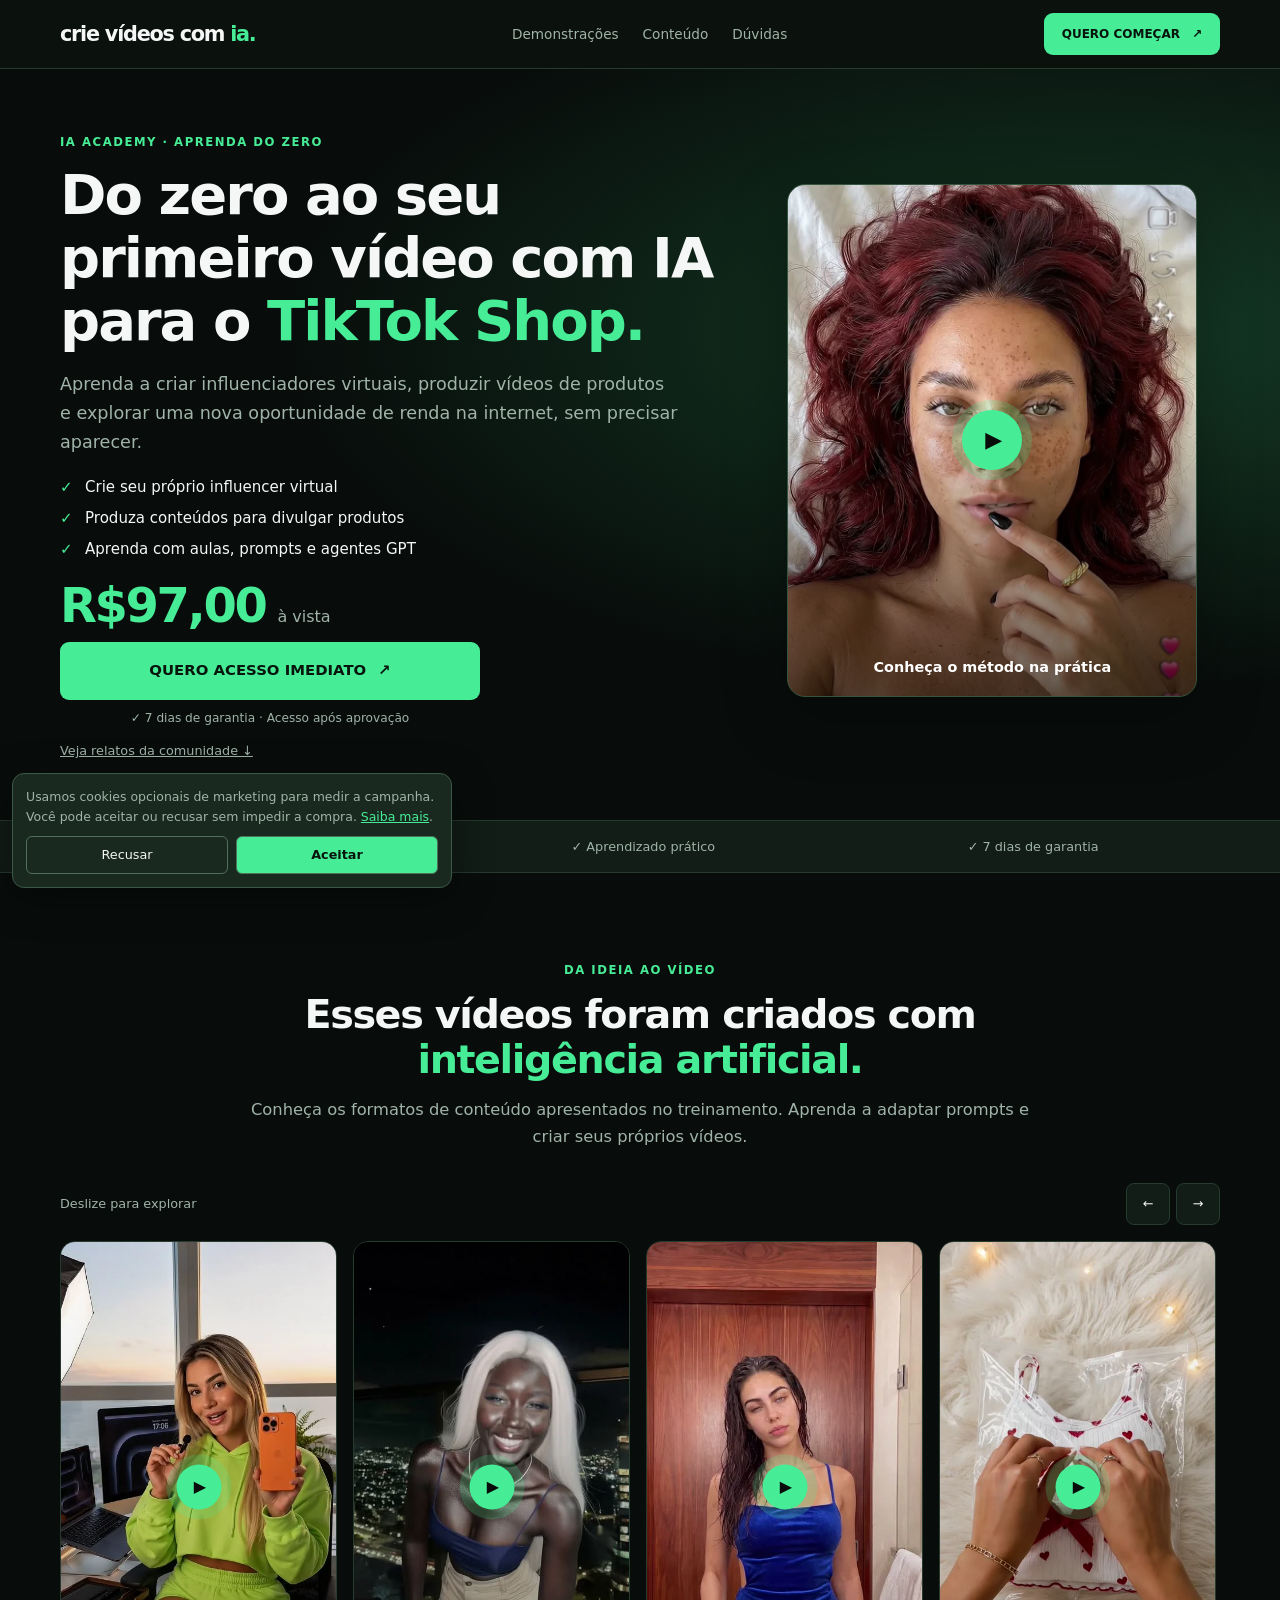
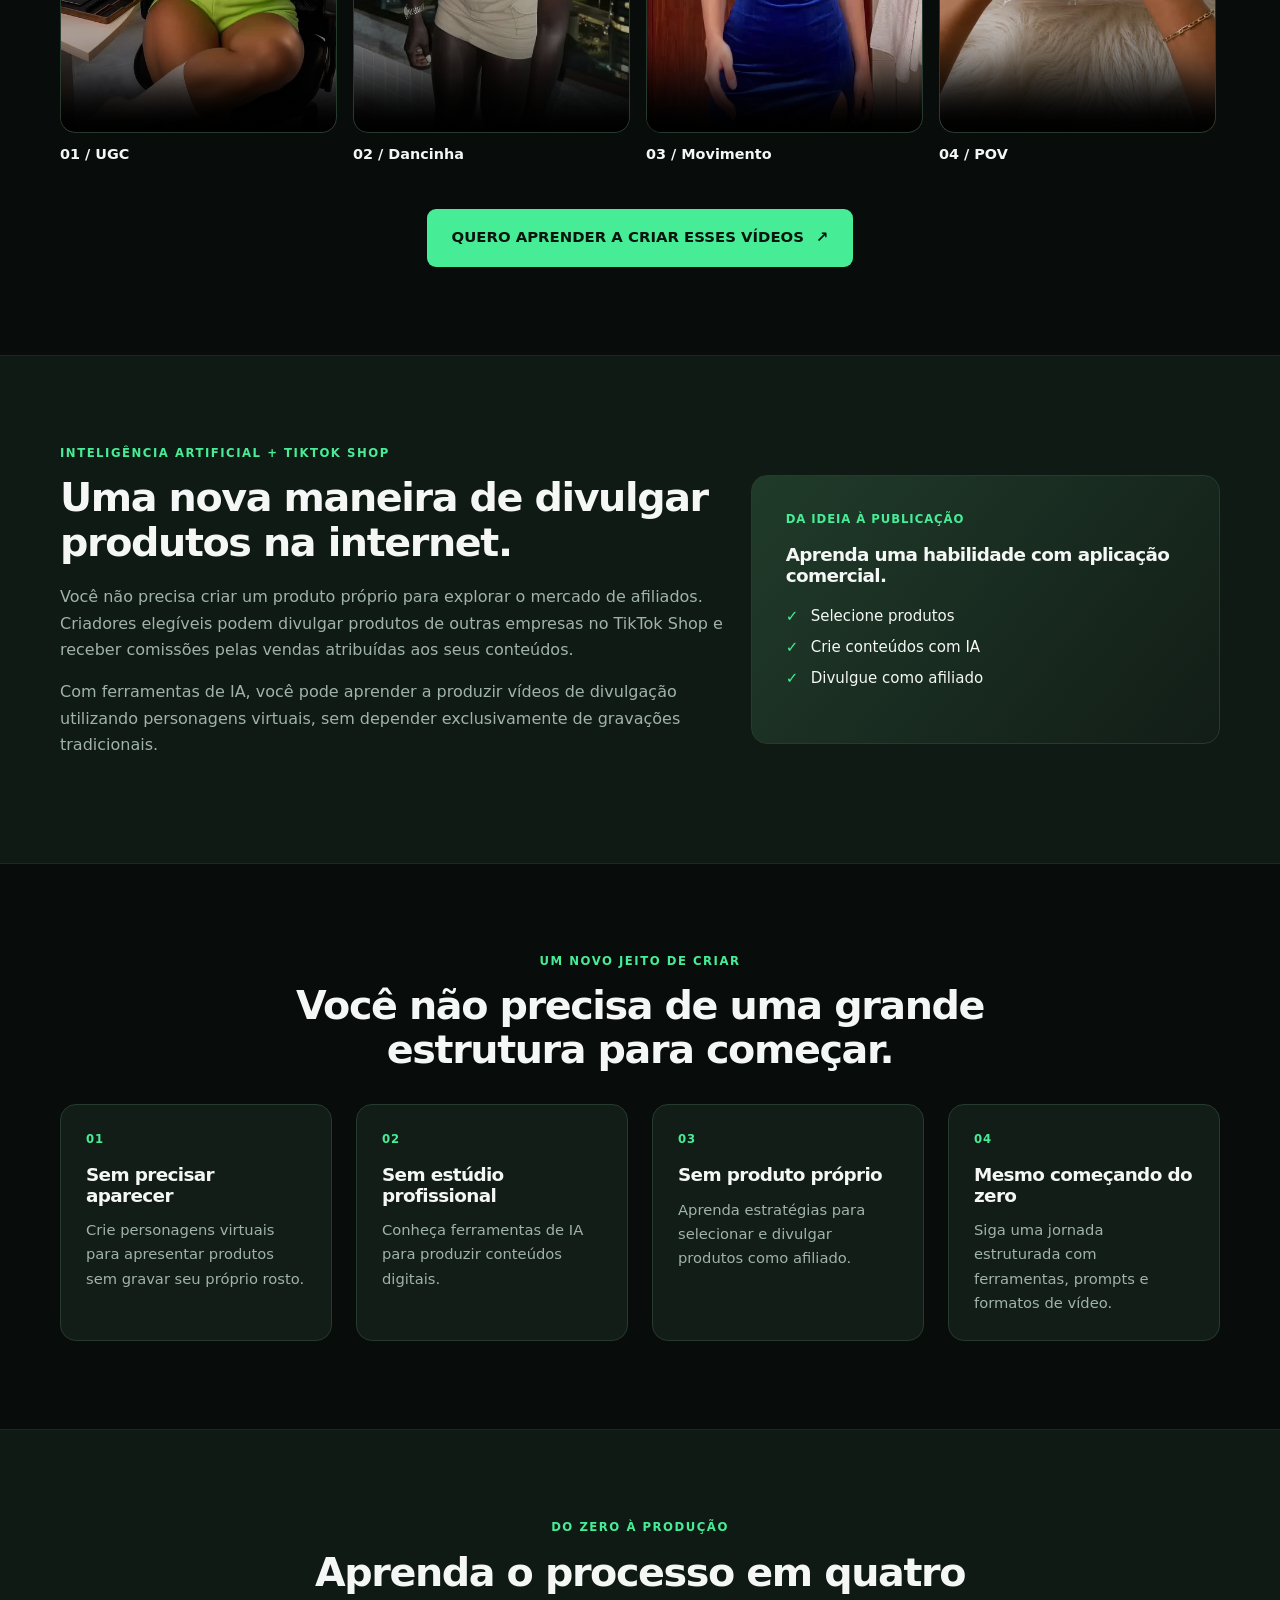
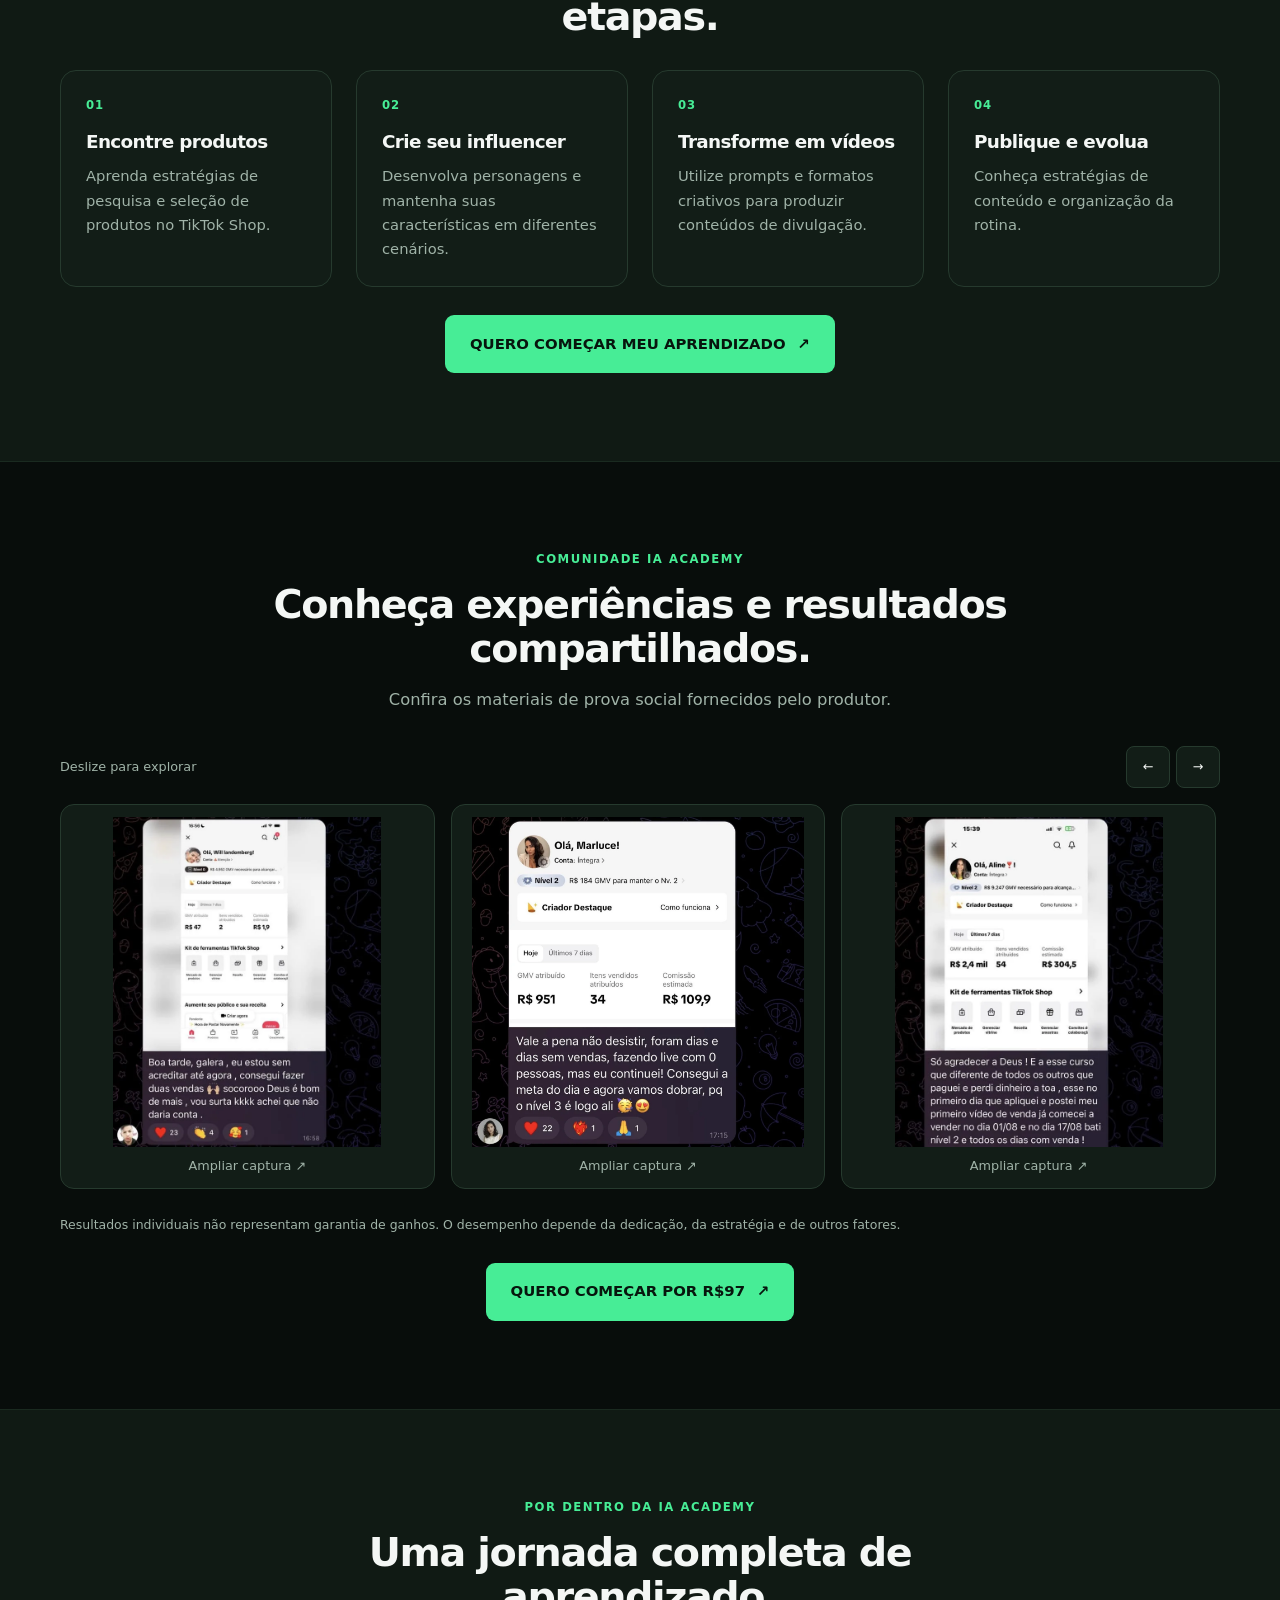
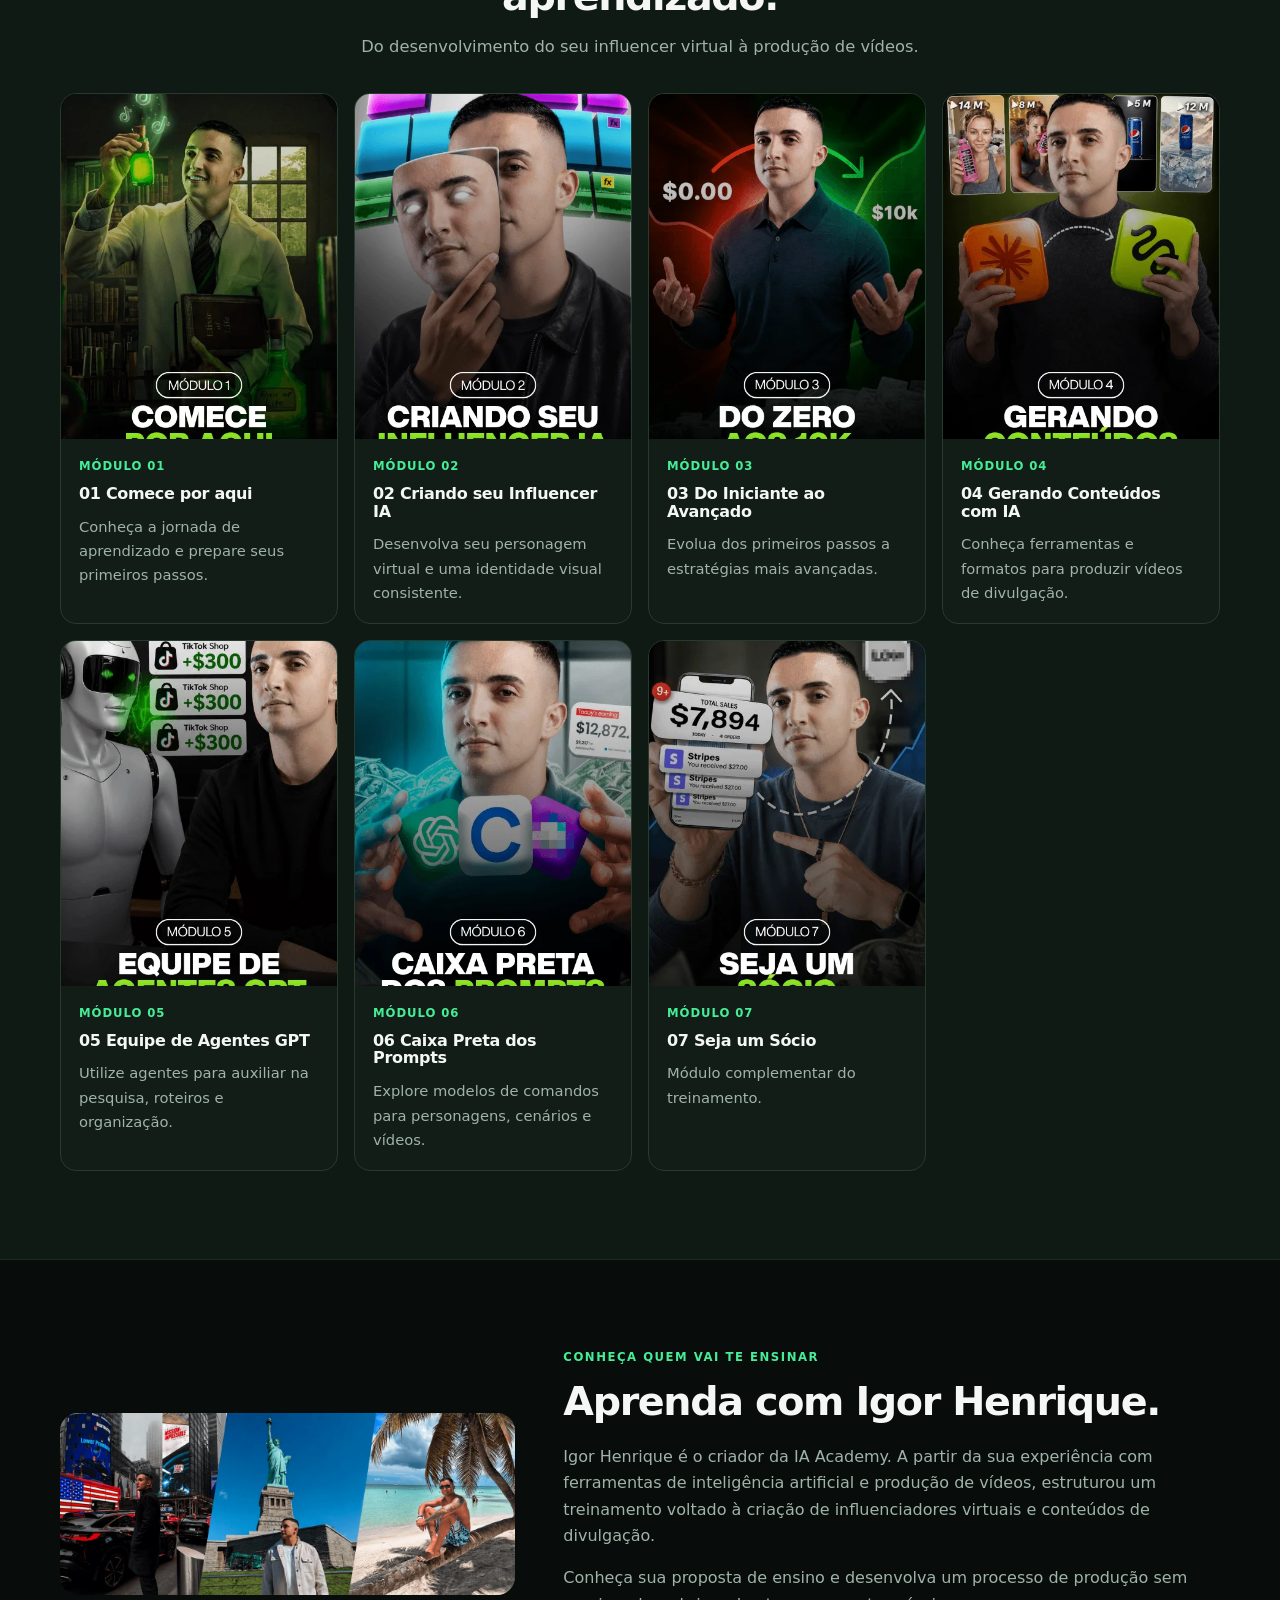
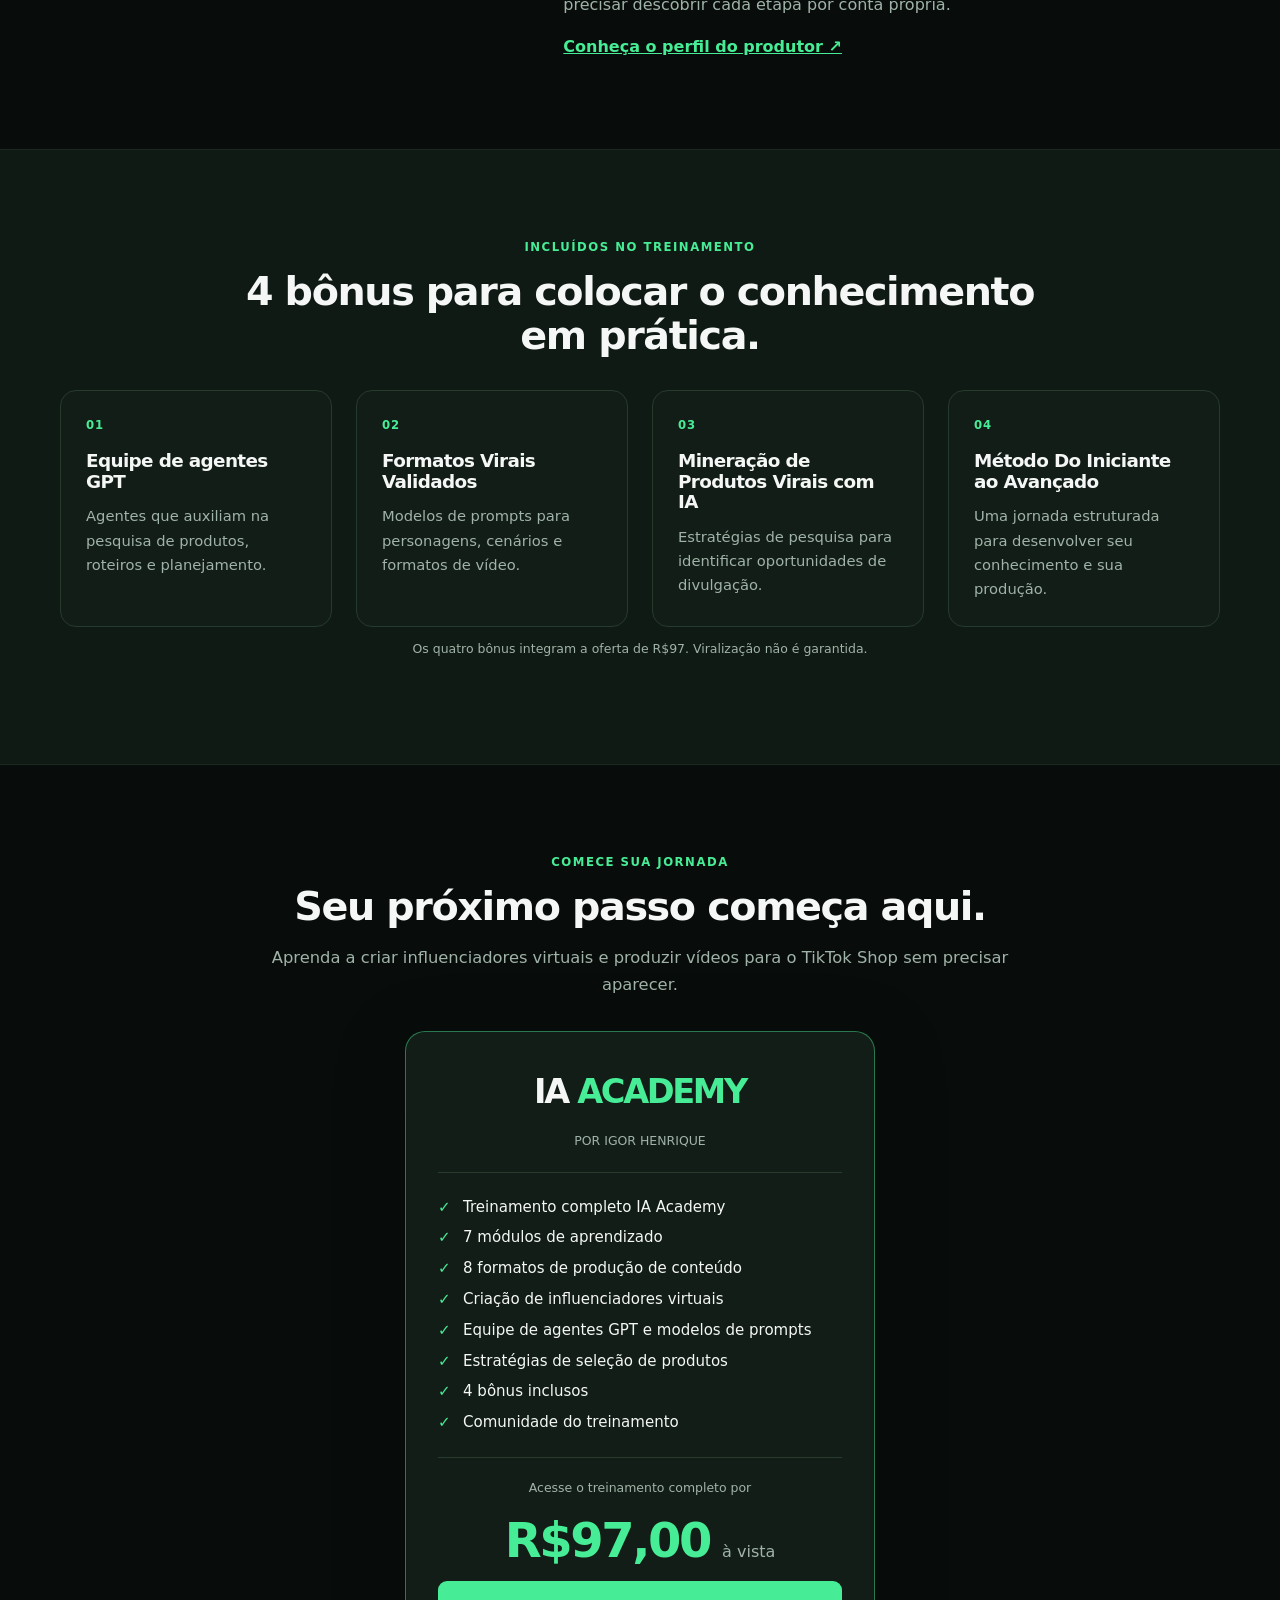
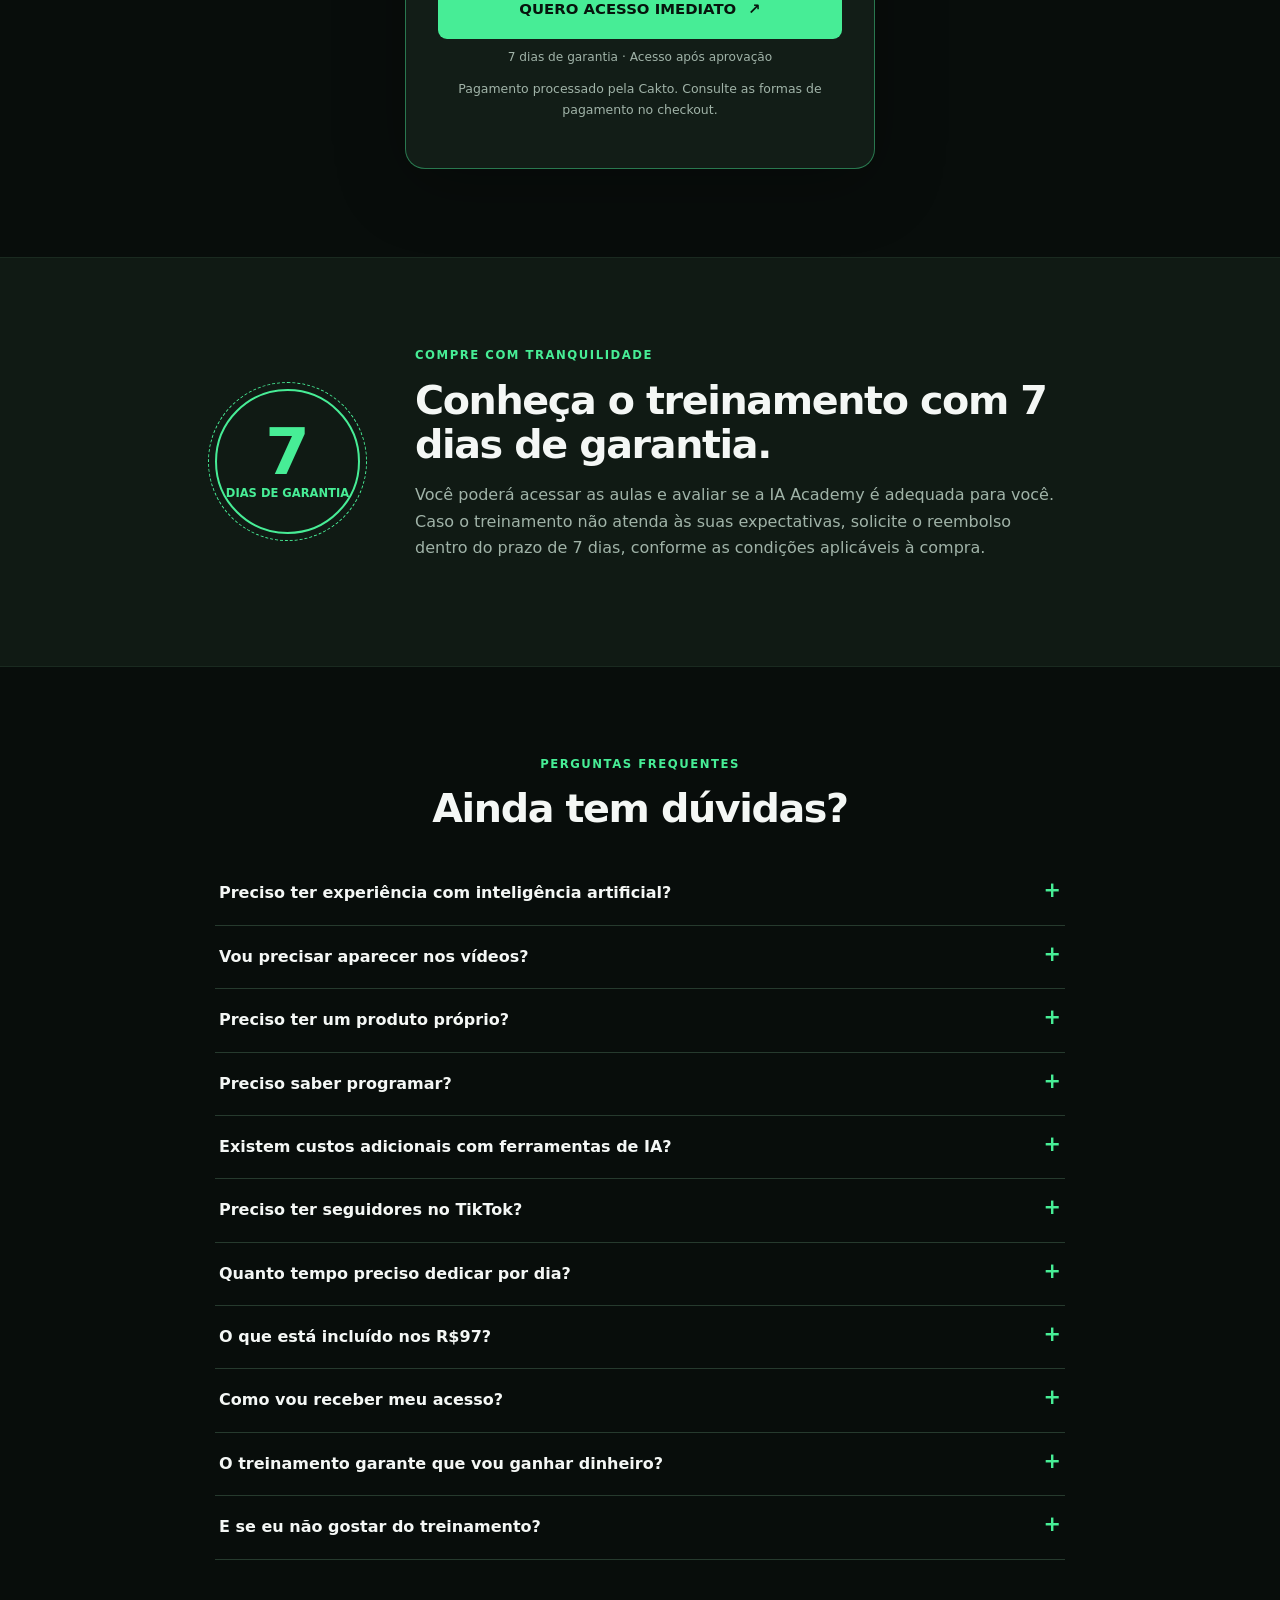
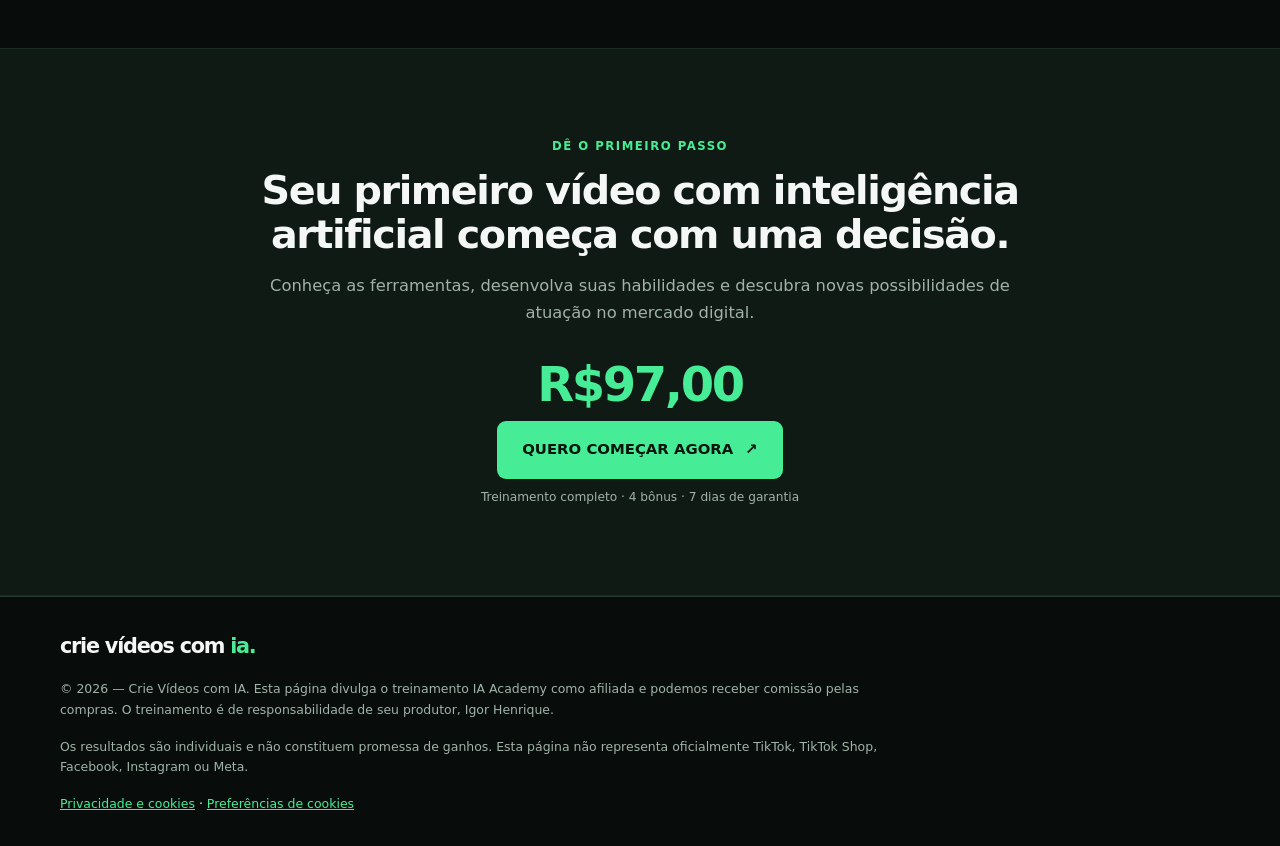
<file: index.html>
<!doctype html><html lang="pt-BR"><head><meta charset="utf-8"><meta name="viewport" content="width=device-width, initial-scale=1"><title>IA Academy — Crie Vídeos com IA para o TikTok Shop</title><meta name="description" content="Aprenda a criar influenciadores virtuais e vídeos para divulgar produtos no TikTok Shop sem precisar aparecer. Treinamento por R$97."><link rel="canonical" href="https://www.crievideoscomia.com.br/"><meta property="og:title" content="Do zero ao seu primeiro vídeo com IA para o TikTok Shop"><meta property="og:description" content="Aprenda a criar personagens virtuais e conteúdos de divulgação com inteligência artificial."><meta property="og:image" content="https://www.crievideoscomia.com.br/assets/img/hero-cover.webp"><meta property="og:type" content="website"><meta name="theme-color" content="#080d0b"><link rel="icon" href="assets/img/favicon.svg" type="image/svg+xml"><link rel="stylesheet" href="assets/vendor/bootstrap.min.css"><link rel="stylesheet" href="assets/css/styles.css"><script src="assets/js/config.js" defer></script><script src="assets/js/app.js" defer></script></head><body><a class="skip" href="#conteudo">Pular para o conteúdo</a><header class="site-header"><div class="container nav"><a class="brand" href="#inicio">crie vídeos com <em>ia.</em></a><nav aria-label="Navegação"><a href="#exemplos">Demonstrações</a><a href="#conteudos">Conteúdo</a><a href="#faq">Dúvidas</a></nav><a class="buy" data-cta="header" href="https://pay.cakto.com.br/vtw4ozj_670334?affiliate=EnCqWUXU" rel="sponsored nofollow">Quero começar <span aria-hidden="true">↗</span></a></div></header><main id="conteudo"><section class="hero" id="inicio"><div class="container"><div class="row align-items-center g-4 g-lg-5"><div class="col-lg-7"><p class="eyebrow">IA ACADEMY · APRENDA DO ZERO</p><h1>Do zero ao seu primeiro vídeo com IA para o <em>TikTok Shop.</em></h1><p class="hero-desc">Aprenda a criar influenciadores virtuais, produzir vídeos de produtos e explorar uma nova oportunidade de renda na internet, sem precisar aparecer.</p><ul class="checks"><li>Crie seu próprio influencer virtual</li><li>Produza conteúdos para divulgar produtos</li><li>Aprenda com aulas, prompts e agentes GPT</li></ul><div class="price"><strong>R$97,00</strong><span>à vista</span></div><div class="hero-action"><a class="buy" data-cta="hero" href="https://pay.cakto.com.br/vtw4ozj_670334?affiliate=EnCqWUXU" rel="sponsored nofollow">Quero acesso imediato <span aria-hidden="true">↗</span></a><p class="trustline">✓ 7 dias de garantia · Acesso após aprovação</p></div><a class="proof-link" href="#resultados">Veja relatos da comunidade ↓</a></div><div class="col-lg-5"><div class="hero-media" id="hero-player"><button id="load-player" class="hero-play" aria-label="Reproduzir apresentação original"><img src="assets/img/hero-cover.webp" alt="Apresentação IA Academy" width="844" height="1500" class="" fetchpriority="high" decoding="async"><span class="play">▶</span><span class="video-label">Conheça o método na prática</span></button></div><p id="player-status" role="status" class="small-note"></p></div></div></div></section><div class="trust-strip"><div class="container"><span>✓ Treinamento online</span><span>✓ Aprendizado prático</span><span>✓ 7 dias de garantia</span></div></div><section id="exemplos" class="section"><div class="container"><div class="section-head"><p class="eyebrow">Da ideia ao vídeo</p><h2>Esses vídeos foram criados com <em>inteligência artificial.</em></h2><p class="lead">Conheça os formatos de conteúdo apresentados no treinamento. Aprenda a adaptar prompts e criar seus próprios vídeos.</p></div><div class="rail-tools"><span>Deslize para explorar</span><div><button type="button" data-rail="demos" data-dir="-1" aria-label="Anterior">←</button><button type="button" data-rail="demos" data-dir="1" aria-label="Próximo">→</button></div></div><div class="rail videos" id="demos" tabindex="0"><figure class="demo"><div class="video-frame"><video controls playsinline preload="none" poster="assets/img/demo-01-poster.webp" aria-label="01 / UGC" data-src="https://files.manuscdn.com/user_upload_by_module/session_file/310419663028866908/saqxACZztjPOsMFw.mp4#t=0.1"></video><button class="demo-play" aria-label="Reproduzir 01 / UGC"><span class="play">▶</span></button><p class="video-error" hidden role="status">Vídeo indisponível. Tente novamente mais tarde.</p></div><figcaption>01 / UGC</figcaption></figure><figure class="demo"><div class="video-frame"><video controls playsinline preload="none" poster="assets/img/demo-02-poster.webp" aria-label="02 / Dancinha" data-src="https://files.manuscdn.com/user_upload_by_module/session_file/310419663028866908/NYfMDBLBhjJETgUv.mp4#t=0.1"></video><button class="demo-play" aria-label="Reproduzir 02 / Dancinha"><span class="play">▶</span></button><p class="video-error" hidden role="status">Vídeo indisponível. Tente novamente mais tarde.</p></div><figcaption>02 / Dancinha</figcaption></figure><figure class="demo"><div class="video-frame"><video controls playsinline preload="none" poster="assets/img/demo-03-poster.webp" aria-label="03 / Movimento" data-src="https://files.manuscdn.com/user_upload_by_module/session_file/310419663028866908/KXwRheBTyfYCKTgX.mp4#t=0.1"></video><button class="demo-play" aria-label="Reproduzir 03 / Movimento"><span class="play">▶</span></button><p class="video-error" hidden role="status">Vídeo indisponível. Tente novamente mais tarde.</p></div><figcaption>03 / Movimento</figcaption></figure><figure class="demo"><div class="video-frame"><video controls playsinline preload="none" poster="assets/img/demo-04-poster.webp" aria-label="04 / POV" data-src="assets/video/demo-04.mp4"></video><button class="demo-play" aria-label="Reproduzir 04 / POV"><span class="play">▶</span></button><p class="video-error" hidden role="status">Vídeo indisponível. Tente novamente mais tarde.</p></div><figcaption>04 / POV</figcaption></figure><figure class="demo"><div class="video-frame"><video controls playsinline preload="none" poster="assets/img/demo-05-poster.webp" aria-label="05 / Manequim" data-src="https://files.manuscdn.com/user_upload_by_module/session_file/310419663028866908/VJwZQNbBEnOsGeUj.mp4#t=0.1"></video><button class="demo-play" aria-label="Reproduzir 05 / Manequim"><span class="play">▶</span></button><p class="video-error" hidden role="status">Vídeo indisponível. Tente novamente mais tarde.</p></div><figcaption>05 / Manequim</figcaption></figure><figure class="demo"><div class="video-frame"><video controls playsinline preload="none" poster="assets/img/demo-06-poster.webp" aria-label="06 / Fábrica" data-src="https://files.manuscdn.com/user_upload_by_module/session_file/310419663028866908/lpWkemkEMjkKPXSF.MP4#t=0.1"></video><button class="demo-play" aria-label="Reproduzir 06 / Fábrica"><span class="play">▶</span></button><p class="video-error" hidden role="status">Vídeo indisponível. Tente novamente mais tarde.</p></div><figcaption>06 / Fábrica</figcaption></figure><figure class="demo"><div class="video-frame"><video controls playsinline preload="none" poster="assets/img/demo-07-poster.webp" aria-label="07 / Boneco" data-src="https://files.manuscdn.com/user_upload_by_module/session_file/310419663028866908/dyqHecaMvNdgBvCs.mp4#t=0.1"></video><button class="demo-play" aria-label="Reproduzir 07 / Boneco"><span class="play">▶</span></button><p class="video-error" hidden role="status">Vídeo indisponível. Tente novamente mais tarde.</p></div><figcaption>07 / Boneco</figcaption></figure><figure class="demo"><div class="video-frame"><video controls playsinline preload="none" poster="assets/img/demo-08-poster.webp" aria-label="08 / Outros" data-src="assets/video/demo-08.mp4"></video><button class="demo-play" aria-label="Reproduzir 08 / Outros"><span class="play">▶</span></button><p class="video-error" hidden role="status">Vídeo indisponível. Tente novamente mais tarde.</p></div><figcaption>08 / Outros</figcaption></figure></div><div class="center-action"><a class="buy" data-cta="demos" href="https://pay.cakto.com.br/vtw4ozj_670334?affiliate=EnCqWUXU" rel="sponsored nofollow">Quero aprender a criar esses vídeos <span aria-hidden="true">↗</span></a></div></div></section><section id="oportunidade" class="section alt"><div class="container"><div class="row align-items-center g-4"><div class="col-lg-7"><div class="section-head"><p class="eyebrow">Inteligência artificial + TikTok Shop</p><h2>Uma nova maneira de divulgar produtos na internet.</h2></div><p>Você não precisa criar um produto próprio para explorar o mercado de afiliados. Criadores elegíveis podem divulgar produtos de outras empresas no TikTok Shop e receber comissões pelas vendas atribuídas aos seus conteúdos.</p><p>Com ferramentas de IA, você pode aprender a produzir vídeos de divulgação utilizando personagens virtuais, sem depender exclusivamente de gravações tradicionais.</p></div><div class="col-lg-5"><div class="tile opportunity"><span class="number">DA IDEIA À PUBLICAÇÃO</span><h3>Aprenda uma habilidade com aplicação comercial.</h3><ul class="checks"><li>Selecione produtos</li><li>Crie conteúdos com IA</li><li>Divulgue como afiliado</li></ul></div></div></div></div></section><section id="beneficios" class="section"><div class="container"><div class="section-head"><p class="eyebrow">Um novo jeito de criar</p><h2>Você não precisa de uma grande estrutura para começar.</h2></div><div class="row g-3 g-lg-4 "><div class="col-12 col-sm-6 col-lg-3"><article class="tile"><span class="number">01</span><h3>Sem precisar aparecer</h3><p>Crie personagens virtuais para apresentar produtos sem gravar seu próprio rosto.</p></article></div><div class="col-12 col-sm-6 col-lg-3"><article class="tile"><span class="number">02</span><h3>Sem estúdio profissional</h3><p>Conheça ferramentas de IA para produzir conteúdos digitais.</p></article></div><div class="col-12 col-sm-6 col-lg-3"><article class="tile"><span class="number">03</span><h3>Sem produto próprio</h3><p>Aprenda estratégias para selecionar e divulgar produtos como afiliado.</p></article></div><div class="col-12 col-sm-6 col-lg-3"><article class="tile"><span class="number">04</span><h3>Mesmo começando do zero</h3><p>Siga uma jornada estruturada com ferramentas, prompts e formatos de vídeo.</p></article></div></div></div></section><section id="metodo" class="section alt"><div class="container"><div class="section-head"><p class="eyebrow">Do zero à produção</p><h2>Aprenda o processo em quatro etapas.</h2></div><div class="row g-3 g-lg-4 "><div class="col-12 col-sm-6 col-lg-3"><article class="tile"><span class="number">01</span><h3>Encontre produtos</h3><p>Aprenda estratégias de pesquisa e seleção de produtos no TikTok Shop.</p></article></div><div class="col-12 col-sm-6 col-lg-3"><article class="tile"><span class="number">02</span><h3>Crie seu influencer</h3><p>Desenvolva personagens e mantenha suas características em diferentes cenários.</p></article></div><div class="col-12 col-sm-6 col-lg-3"><article class="tile"><span class="number">03</span><h3>Transforme em vídeos</h3><p>Utilize prompts e formatos criativos para produzir conteúdos de divulgação.</p></article></div><div class="col-12 col-sm-6 col-lg-3"><article class="tile"><span class="number">04</span><h3>Publique e evolua</h3><p>Conheça estratégias de conteúdo e organização da rotina.</p></article></div></div><div class="center-action"><a class="buy" data-cta="method" href="https://pay.cakto.com.br/vtw4ozj_670334?affiliate=EnCqWUXU" rel="sponsored nofollow">Quero começar meu aprendizado <span aria-hidden="true">↗</span></a></div></div></section><section id="resultados" class="section"><div class="container"><div class="section-head"><p class="eyebrow">Comunidade IA Academy</p><h2>Conheça experiências e resultados compartilhados.</h2><p class="lead">Confira os materiais de prova social fornecidos pelo produtor.</p></div><div class="rail-tools"><span>Deslize para explorar</span><div><button type="button" data-rail="testimonials" data-dir="-1" aria-label="Anterior">←</button><button type="button" data-rail="testimonials" data-dir="1" aria-label="Próximo">→</button></div></div><div class="rail proofs" id="testimonials" tabindex="0"><button class="proof-card" data-lightbox="assets/img/IMG-5611.webp" aria-label="Ampliar captura 1"><img src="assets/img/IMG-5611.webp" alt="Captura compartilhada na comunidade IA Academy 1" width="650" height="800" class="" loading="lazy" decoding="async"><span>Ampliar captura ↗</span></button><button class="proof-card" data-lightbox="assets/img/IMG-5613.webp" aria-label="Ampliar captura 2"><img src="assets/img/IMG-5613.webp" alt="Captura compartilhada na comunidade IA Academy 2" width="1200" height="1190" class="" loading="lazy" decoding="async"><span>Ampliar captura ↗</span></button><button class="proof-card" data-lightbox="assets/img/IMG-5614.webp" aria-label="Ampliar captura 3"><img src="assets/img/IMG-5614.webp" alt="Captura compartilhada na comunidade IA Academy 3" width="650" height="800" class="" loading="lazy" decoding="async"><span>Ampliar captura ↗</span></button><button class="proof-card" data-lightbox="assets/img/IMG-5615.webp" aria-label="Ampliar captura 4"><img src="assets/img/IMG-5615.webp" alt="Captura compartilhada na comunidade IA Academy 4" width="629" height="800" class="" loading="lazy" decoding="async"><span>Ampliar captura ↗</span></button><button class="proof-card" data-lightbox="assets/img/IMG-5616.webp" aria-label="Ampliar captura 5"><img src="assets/img/IMG-5616.webp" alt="Captura compartilhada na comunidade IA Academy 5" width="1200" height="768" class="" loading="lazy" decoding="async"><span>Ampliar captura ↗</span></button><button class="proof-card" data-lightbox="assets/img/IMG-5617.webp" aria-label="Ampliar captura 6"><img src="assets/img/IMG-5617.webp" alt="Captura compartilhada na comunidade IA Academy 6" width="664" height="800" class="" loading="lazy" decoding="async"><span>Ampliar captura ↗</span></button><button class="proof-card" data-lightbox="assets/img/IMG-5618.webp" aria-label="Ampliar captura 7"><img src="assets/img/IMG-5618.webp" alt="Captura compartilhada na comunidade IA Academy 7" width="1200" height="812" class="" loading="lazy" decoding="async"><span>Ampliar captura ↗</span></button><button class="proof-card" data-lightbox="assets/img/IMG-5619.webp" aria-label="Ampliar captura 8"><img src="assets/img/IMG-5619.webp" alt="Captura compartilhada na comunidade IA Academy 8" width="766" height="800" class="" loading="lazy" decoding="async"><span>Ampliar captura ↗</span></button><button class="proof-card" data-lightbox="assets/img/IMG-5621.webp" aria-label="Ampliar captura 9"><img src="assets/img/IMG-5621.webp" alt="Captura compartilhada na comunidade IA Academy 9" width="769" height="800" class="" loading="lazy" decoding="async"><span>Ampliar captura ↗</span></button><button class="proof-card" data-lightbox="assets/img/IMG-5622.webp" aria-label="Ampliar captura 10"><img src="assets/img/IMG-5622.webp" alt="Captura compartilhada na comunidade IA Academy 10" width="698" height="800" class="" loading="lazy" decoding="async"><span>Ampliar captura ↗</span></button><button class="proof-card" data-lightbox="assets/img/IMG-5623.webp" aria-label="Ampliar captura 11"><img src="assets/img/IMG-5623.webp" alt="Captura compartilhada na comunidade IA Academy 11" width="648" height="800" class="" loading="lazy" decoding="async"><span>Ampliar captura ↗</span></button><button class="proof-card" data-lightbox="assets/img/IMG-5624.webp" aria-label="Ampliar captura 12"><img src="assets/img/IMG-5624.webp" alt="Captura compartilhada na comunidade IA Academy 12" width="677" height="800" class="" loading="lazy" decoding="async"><span>Ampliar captura ↗</span></button><button class="proof-card" data-lightbox="assets/img/IMG-5625.webp" aria-label="Ampliar captura 13"><img src="assets/img/IMG-5625.webp" alt="Captura compartilhada na comunidade IA Academy 13" width="1200" height="1148" class="" loading="lazy" decoding="async"><span>Ampliar captura ↗</span></button></div><p class="small-note">Resultados individuais não representam garantia de ganhos. O desempenho depende da dedicação, da estratégia e de outros fatores.</p><div class="center-action"><a class="buy" data-cta="proof" href="https://pay.cakto.com.br/vtw4ozj_670334?affiliate=EnCqWUXU" rel="sponsored nofollow">Quero começar por R$97 <span aria-hidden="true">↗</span></a></div></div></section><section id="conteudos" class="section alt"><div class="container"><div class="section-head"><p class="eyebrow">Por dentro da IA Academy</p><h2>Uma jornada completa de aprendizado.</h2><p class="lead">Do desenvolvimento do seu influencer virtual à produção de vídeos.</p></div><div class="row g-3"><div class="col-6 col-md-4 col-lg-3"><article class="module"><img src="assets/img/1787115406260-k9skco.webp" alt="01 Comece por aqui" width="450" height="800" class="" loading="lazy" decoding="async"><div class="module-copy"><span class="number">MÓDULO 01</span><h3>01 Comece por aqui</h3><p>Conheça a jornada de aprendizado e prepare seus primeiros passos.</p></div></article></div><div class="col-6 col-md-4 col-lg-3"><article class="module"><img src="assets/img/1787115414611-bo32i6.webp" alt="02 Criando seu Influencer IA" width="450" height="800" class="" loading="lazy" decoding="async"><div class="module-copy"><span class="number">MÓDULO 02</span><h3>02 Criando seu Influencer IA</h3><p>Desenvolva seu personagem virtual e uma identidade visual consistente.</p></div></article></div><div class="col-6 col-md-4 col-lg-3"><article class="module"><img src="assets/img/1787115428277-dfplet.webp" alt="03 Do Iniciante ao Avançado" width="450" height="800" class="" loading="lazy" decoding="async"><div class="module-copy"><span class="number">MÓDULO 03</span><h3>03 Do Iniciante ao Avançado</h3><p>Evolua dos primeiros passos a estratégias mais avançadas.</p></div></article></div><div class="col-6 col-md-4 col-lg-3"><article class="module"><img src="assets/img/1787115435305-pvoes5.webp" alt="04 Gerando Conteúdos com IA" width="450" height="800" class="" loading="lazy" decoding="async"><div class="module-copy"><span class="number">MÓDULO 04</span><h3>04 Gerando Conteúdos com IA</h3><p>Conheça ferramentas e formatos para produzir vídeos de divulgação.</p></div></article></div><div class="col-6 col-md-4 col-lg-3"><article class="module"><img src="assets/img/1787115443806-9fqkhj.webp" alt="05 Equipe de Agentes GPT" width="450" height="800" class="" loading="lazy" decoding="async"><div class="module-copy"><span class="number">MÓDULO 05</span><h3>05 Equipe de Agentes GPT</h3><p>Utilize agentes para auxiliar na pesquisa, roteiros e organização.</p></div></article></div><div class="col-6 col-md-4 col-lg-3"><article class="module"><img src="assets/img/1787115451268-xtw0hp.webp" alt="06 Caixa Preta dos Prompts" width="450" height="800" class="" loading="lazy" decoding="async"><div class="module-copy"><span class="number">MÓDULO 06</span><h3>06 Caixa Preta dos Prompts</h3><p>Explore modelos de comandos para personagens, cenários e vídeos.</p></div></article></div><div class="col-6 col-md-4 col-lg-3"><article class="module"><img src="assets/img/1789091849207-qpzxua.webp" alt="07 Seja um Sócio" width="450" height="800" class="" loading="lazy" decoding="async"><div class="module-copy"><span class="number">MÓDULO 07</span><h3>07 Seja um Sócio</h3><p>Módulo complementar do treinamento.</p></div></article></div></div></div></section><section id="produtor" class="section"><div class="container"><div class="row align-items-center g-4 g-lg-5"><div class="col-md-5"><img src="assets/img/Chat-GPT-Image-27-de-ago-de-2026-14-45-22.webp" alt="Imagem do produtor fornecida no material original" width="1200" height="480" class="producer" loading="lazy" decoding="async"></div><div class="col-md-7"><div class="section-head"><p class="eyebrow">Conheça quem vai te ensinar</p><h2>Aprenda com Igor Henrique.</h2></div><p>Igor Henrique é o criador da IA Academy. A partir da sua experiência com ferramentas de inteligência artificial e produção de vídeos, estruturou um treinamento voltado à criação de influenciadores virtuais e conteúdos de divulgação.</p><p>Conheça sua proposta de ensino e desenvolva um processo de produção sem precisar descobrir cada etapa por conta própria.</p><a class="text-link" href="https://www.instagram.com/igao.ia" target="_blank" rel="noopener noreferrer">Conheça o perfil do produtor ↗</a></div></div></div></section><section id="bonus" class="section alt"><div class="container"><div class="section-head"><p class="eyebrow">Incluídos no treinamento</p><h2>4 bônus para colocar o conhecimento em prática.</h2></div><div class="row g-3 g-lg-4 "><div class="col-12 col-sm-6 col-lg-3"><article class="tile"><span class="number">01</span><h3>Equipe de agentes GPT</h3><p>Agentes que auxiliam na pesquisa de produtos, roteiros e planejamento.</p></article></div><div class="col-12 col-sm-6 col-lg-3"><article class="tile"><span class="number">02</span><h3>Formatos Virais Validados</h3><p>Modelos de prompts para personagens, cenários e formatos de vídeo.</p></article></div><div class="col-12 col-sm-6 col-lg-3"><article class="tile"><span class="number">03</span><h3>Mineração de Produtos Virais com IA</h3><p>Estratégias de pesquisa para identificar oportunidades de divulgação.</p></article></div><div class="col-12 col-sm-6 col-lg-3"><article class="tile"><span class="number">04</span><h3>Método Do Iniciante ao Avançado</h3><p>Uma jornada estruturada para desenvolver seu conhecimento e sua produção.</p></article></div></div><p class="small-note text-center">Os quatro bônus integram a oferta de R$97. Viralização não é garantida.</p></div></section><section id="oferta" class="section"><div class="container"><div class="section-head"><p class="eyebrow">Comece sua jornada</p><h2>Seu próximo passo começa aqui.</h2><p class="lead">Aprenda a criar influenciadores virtuais e produzir vídeos para o TikTok Shop sem precisar aparecer.</p></div><div class="offer-card"><div class="academy">IA <em>ACADEMY</em></div><p class="small-note text-center">POR IGOR HENRIQUE</p><ul class="checks"><li>Treinamento completo IA Academy</li><li>7 módulos de aprendizado</li><li>8 formatos de produção de conteúdo</li><li>Criação de influenciadores virtuais</li><li>Equipe de agentes GPT e modelos de prompts</li><li>Estratégias de seleção de produtos</li><li>4 bônus inclusos</li><li>Comunidade do treinamento</li></ul><p class="small-note text-center">Acesse o treinamento completo por</p><div class="price justify-content-center"><strong>R$97,00</strong><span>à vista</span></div><a class="buy" data-cta="offer" href="https://pay.cakto.com.br/vtw4ozj_670334?affiliate=EnCqWUXU" rel="sponsored nofollow">Quero acesso imediato <span aria-hidden="true">↗</span></a><p class="trustline">7 dias de garantia · Acesso após aprovação</p><p class="small-note text-center">Pagamento processado pela Cakto. Consulte as formas de pagamento no checkout.</p></div></div></section><section id="garantia" class="section alt"><div class="container"><div class="guarantee"><div class="seal"><strong>7</strong><span>DIAS DE GARANTIA</span></div><div><div class="section-head"><p class="eyebrow">Compre com tranquilidade</p><h2>Conheça o treinamento com 7 dias de garantia.</h2></div><p>Você poderá acessar as aulas e avaliar se a IA Academy é adequada para você. Caso o treinamento não atenda às suas expectativas, solicite o reembolso dentro do prazo de 7 dias, conforme as condições aplicáveis à compra.</p></div></div></div></section><section id="faq" class="section"><div class="container"><div class="section-head"><p class="eyebrow">Perguntas frequentes</p><h2>Ainda tem dúvidas?</h2></div><div class="faq"><details><summary>Preciso ter experiência com inteligência artificial?</summary><p>Não. O treinamento apresenta uma jornada que começa pelos fundamentos e avança para a criação de personagens e conteúdos.</p></details><details><summary>Vou precisar aparecer nos vídeos?</summary><p>Não é necessário gravar o próprio rosto para aplicar os formatos com personagens virtuais.</p></details><details><summary>Preciso ter um produto próprio?</summary><p>Não. O treinamento aborda a divulgação de produtos disponíveis no TikTok Shop como afiliado, sujeito às regras da plataforma.</p></details><details><summary>Preciso saber programar?</summary><p>O foco está na utilização de ferramentas de inteligência artificial e prompts, não no desenvolvimento de sistemas.</p></details><details><summary>Existem custos adicionais com ferramentas de IA?</summary><p>Algumas ferramentas podem oferecer planos gratuitos, limites de utilização ou recursos pagos. Os custos dependem das ferramentas escolhidas e do volume de produção.</p></details><details><summary>Preciso ter seguidores no TikTok?</summary><p>É necessário atender aos requisitos vigentes de elegibilidade do TikTok Shop. A compra do treinamento não garante aprovação no programa.</p></details><details><summary>Quanto tempo preciso dedicar por dia?</summary><p>O treinamento apresenta uma proposta de rotina de aproximadamente 30 minutos diários. O tempo efetivo varia conforme a experiência e os conteúdos.</p></details><details><summary>O que está incluído nos R$97?</summary><p>O treinamento IA Academy, seus módulos e os quatro bônus apresentados nesta página, conforme as condições da oferta.</p></details><details><summary>Como vou receber meu acesso?</summary><p>Após a aprovação, siga as instruções de acesso enviadas ao e-mail informado na compra.</p></details><details><summary>O treinamento garante que vou ganhar dinheiro?</summary><p>Não. Os resultados dependem de diversos fatores, incluindo execução, produtos, público e condições da plataforma.</p></details><details><summary>E se eu não gostar do treinamento?</summary><p>Você poderá solicitar o reembolso dentro do prazo de 7 dias, conforme as condições aplicáveis à compra.</p></details></div></div></section><section id="final" class="section alt"><div class="container"><div class="section-head"><p class="eyebrow">Dê o primeiro passo</p><h2>Seu primeiro vídeo com inteligência artificial começa com uma decisão.</h2><p class="lead">Conheça as ferramentas, desenvolva suas habilidades e descubra novas possibilidades de atuação no mercado digital.</p></div><div class="center-action"><div class="price justify-content-center"><strong>R$97,00</strong></div><a class="buy" data-cta="final" href="https://pay.cakto.com.br/vtw4ozj_670334?affiliate=EnCqWUXU" rel="sponsored nofollow">Quero começar agora <span aria-hidden="true">↗</span></a><p class="trustline">Treinamento completo · 4 bônus · 7 dias de garantia</p></div></div></section></main><footer><div class="container"><a class="brand" href="#inicio">crie vídeos com <em>ia.</em></a><p>© 2026 — Crie Vídeos com IA. Esta página divulga o treinamento IA Academy como afiliada e podemos receber comissão pelas compras. O treinamento é de responsabilidade de seu produtor, Igor Henrique.</p><p>Os resultados são individuais e não constituem promessa de ganhos. Esta página não representa oficialmente TikTok, TikTok Shop, Facebook, Instagram ou Meta.</p><a href="privacidade.html">Privacidade e cookies</a> · <button class="link-button" id="cookie-settings">Preferências de cookies</button></div></footer><div class="mobile-offer" id="mobile-offer" hidden><div><span>IA Academy</span><strong>R$97,00</strong></div><a class="buy" data-cta="mobile" href="https://pay.cakto.com.br/vtw4ozj_670334?affiliate=EnCqWUXU" rel="sponsored nofollow">Quero acessar <span aria-hidden="true">↗</span></a></div><dialog id="image-dialog" aria-label="Captura ampliada"><button class="dialog-close" aria-label="Fechar">×</button><img alt="Captura ampliada da comunidade"></dialog><aside id="cookie-banner" hidden aria-label="Preferências de cookies"><p>Usamos cookies opcionais de marketing para medir a campanha. Você pode aceitar ou recusar sem impedir a compra. <a href="privacidade.html">Saiba mais</a>.</p><div><button id="cookie-no">Recusar</button><button id="cookie-yes">Aceitar</button></div></aside></body></html>
</file>
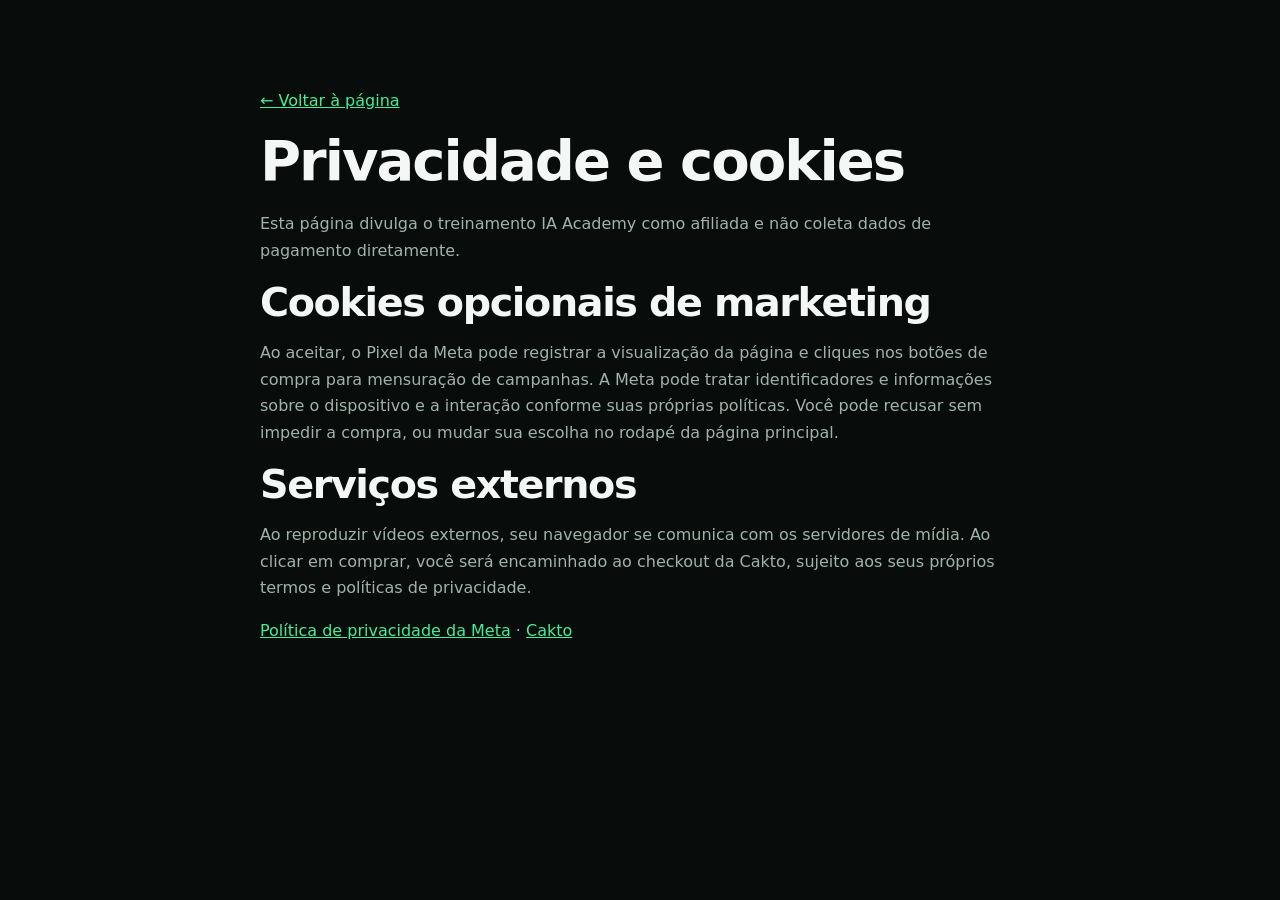
<file: privacidade.html>
<!doctype html><html lang="pt-BR"><head><meta charset="utf-8"><meta name="viewport" content="width=device-width,initial-scale=1"><title>Privacidade e cookies — Crie Vídeos com IA</title><link rel="stylesheet" href="assets/vendor/bootstrap.min.css"><link rel="stylesheet" href="assets/css/styles.css"></head><body><main class="section"><div class="container" style="max-width:800px"><p><a href="index.html">← Voltar à página</a></p><h1>Privacidade e cookies</h1><p>Esta página divulga o treinamento IA Academy como afiliada e não coleta dados de pagamento diretamente.</p><h2>Cookies opcionais de marketing</h2><p>Ao aceitar, o Pixel da Meta pode registrar a visualização da página e cliques nos botões de compra para mensuração de campanhas. A Meta pode tratar identificadores e informações sobre o dispositivo e a interação conforme suas próprias políticas. Você pode recusar sem impedir a compra, ou mudar sua escolha no rodapé da página principal.</p><h2>Serviços externos</h2><p>Ao reproduzir vídeos externos, seu navegador se comunica com os servidores de mídia. Ao clicar em comprar, você será encaminhado ao checkout da Cakto, sujeito aos seus próprios termos e políticas de privacidade.</p><p><a href="https://www.facebook.com/privacy/policy/">Política de privacidade da Meta</a> · <a href="https://www.cakto.com.br/">Cakto</a></p></div></main></body></html>
</file>
<file: assets/css/styles.css>
:root{--bg:#080d0b;--panel:#121d17;--line:#263a2e;--green:#47ed96;--text:#f4f7f5;--muted:#a0b3a8;--bs-body-bg:var(--bg);--bs-body-color:var(--text)}*{box-sizing:border-box}html{scroll-behavior:smooth;scroll-padding-top:20px}body{margin:0;background:var(--bg);color:var(--text);font-family:Inter,system-ui,-apple-system,BlinkMacSystemFont,'Segoe UI',sans-serif;font-size:16px;line-height:1.65;padding-bottom:0}body:has(.mobile-offer:not([hidden])){padding-bottom:90px}a{color:var(--green)}button{font:inherit}img{max-width:100%;height:auto;display:block}p{color:var(--muted);margin:0 0 1rem}h1,h2,h3{color:var(--text);font-weight:750;line-height:1.12;letter-spacing:-.035em}h1{font-size:clamp(2rem,4.5vw,3.5rem);margin:0 0 18px;max-width:700px}h2{font-size:clamp(1.75rem,3.1vw,2.55rem);margin:0 0 16px}h3{font-size:1.15rem;margin-bottom:12px}em{font-style:normal;color:var(--green)}.container{max-width:1200px;padding-inline:20px}.site-header{border-bottom:1px solid var(--line);background:#0b120e}.nav{display:flex;flex-wrap:nowrap;align-items:center;justify-content:space-between;gap:20px;min-height:68px}.brand{font-weight:850;letter-spacing:-.06em;font-size:1.3rem;color:var(--text);text-decoration:none;white-space:nowrap}.nav nav{display:flex;gap:24px}.nav nav a{color:var(--muted);text-decoration:none;font-size:.85rem}.buy{display:inline-flex;align-items:center;justify-content:center;gap:12px;background:var(--green);color:#07150d;text-decoration:none;font-weight:800;font-size:.93rem;line-height:1.2;text-transform:uppercase;min-height:58px;padding:15px 25px;border-radius:9px;transition:background .15s,transform .15s;text-align:center}.buy:hover{background:#7af5b1;color:#07150d;transform:translateY(-1px)}.buy:focus-visible,button:focus-visible,a:focus-visible,summary:focus-visible,.rail:focus-visible{outline:3px solid #b0ffcf;outline-offset:4px}.nav .buy{min-height:42px;font-size:.75rem;padding:10px 18px}.hero{padding:64px 0 56px;background:radial-gradient(ellipse at 85% 35%,#153c26 0,transparent 52%)}.eyebrow{font-size:.73rem;letter-spacing:.13em;color:var(--green);font-weight:800;text-transform:uppercase;margin-bottom:12px}.hero-desc{font-size:1.1rem;max-width:620px}.checks{padding:0;list-style:none;margin:18px 0;display:grid;gap:6px;color:var(--text)}.checks li{position:relative;padding-left:25px;font-size:.94rem}.checks li:before{content:'✓';position:absolute;left:0;color:var(--green);font-weight:900}.price{display:flex;align-items:baseline;gap:12px;margin:12px 0;color:var(--muted)}.price strong{font-size:clamp(2rem,4vw,3rem);font-weight:850;color:var(--green);line-height:1.05;letter-spacing:-.05em}.hero-action{max-width:420px}.hero-action .buy,.offer-card .buy{width:100%}.trustline{font-size:.76rem;text-align:center;margin:8px 0 0;color:var(--muted)}.proof-link{display:inline-block;font-size:.8rem;color:var(--muted);margin-top:12px}.hero-media{width:100%;max-width:410px;margin:auto;background:#15261b;border:1px solid #35543f;overflow:hidden;border-radius:18px;aspect-ratio:4/5;position:relative;box-shadow:0 20px 65px #0005}.hero-play{border:0;background:none;padding:0;width:100%;height:100%;position:relative;display:block}.hero-play img{width:100%;height:100%;object-fit:cover;object-position:center}.hero-play:after{content:'';position:absolute;inset:0;background:linear-gradient(transparent 42%,#0009 100%);pointer-events:none}.play{display:grid;place-items:center;border-radius:50%;width:60px;height:60px;background:var(--green);color:#080d0b;font-size:22px;box-shadow:0 0 0 10px #47ed9633;position:absolute;left:50%;top:50%;transform:translate(-50%,-50%);z-index:2;padding-left:3px}.video-label{position:absolute;bottom:16px;left:0;right:0;color:#fff;font-weight:700;text-align:center;z-index:2;font-size:.9rem}.hero-media video{width:100%;height:100%;object-fit:contain;background:#000}.trust-strip{background:var(--panel);border-block:1px solid var(--line);padding:15px 0}.trust-strip .container{display:flex;justify-content:space-around;gap:10px;flex-wrap:wrap;font-size:.8rem;color:var(--muted)}.section{padding:88px 0}.section.alt{background:#101a14;border-block:1px solid #1a2a20}.section-head{text-align:center;max-width:800px;margin:0 auto 32px}.section-head .lead{font-size:1.02rem;font-weight:400;margin:0}.row .section-head{text-align:left;margin:0 0 20px}.tile,.module{height:100%;background:var(--panel);border:1px solid var(--line);border-radius:16px;overflow:hidden}.tile{padding:25px}.tile p,.module p{font-size:.92rem;margin:0}.number{color:var(--green);font-size:.73rem;letter-spacing:.08em;display:block;font-weight:800;margin-bottom:16px}.opportunity{padding:34px;background:linear-gradient(130deg,#203b2a,#121d17)}.center-action{text-align:center;margin-top:28px}.rail-tools{display:flex;align-items:center;justify-content:space-between;margin:0 0 12px;font-size:.8rem;color:var(--muted)}.rail-tools button{background:var(--panel);border:1px solid var(--line);border-radius:8px;color:var(--text);width:44px;height:42px;margin-left:6px}.rail{display:grid;grid-auto-flow:column;gap:16px;overflow-x:auto;scroll-snap-type:x mandatory;scrollbar-width:thin;scrollbar-color:#405848 transparent;padding:4px 2px 14px}.rail>*{scroll-snap-align:start;min-width:0}.videos{grid-auto-columns:calc((100% - 48px)/4)}.demo{margin:0}.video-frame{aspect-ratio:9/16;position:relative;overflow:hidden;border:1px solid var(--line);background:#101a14;border-radius:15px}.video-frame video{width:100%;height:100%;object-fit:cover;display:block}.demo-play{position:absolute;inset:0;border:0;background:linear-gradient(transparent,#0003)}.demo-play .play{width:45px;height:45px;font-size:16px}.video-error{position:absolute;inset:auto 8px 30px;background:#080d0be8;padding:8px;font-size:.8rem}.demo figcaption{font-weight:650;font-size:.9rem;margin-top:10px}.proofs{grid-auto-columns:calc((100% - 32px)/3)}.proof-card{padding:12px;background:var(--panel);border:1px solid var(--line);border-radius:14px;display:flex;flex-direction:column;align-items:center;gap:8px;color:var(--muted);font-size:.8rem}.proof-card img{height:330px;width:100%;object-fit:contain;border-radius:6px}.small-note{font-size:.78rem;color:var(--muted);margin-top:12px}.module img{width:100%;aspect-ratio:4/5;object-fit:cover}.module-copy{padding:18px}.module-copy .number{margin-bottom:8px}.module-copy h3{font-size:1rem;letter-spacing:-.02em}.producer{width:100%;max-height:460px;object-fit:contain;border-radius:18px;background:var(--panel)}.text-link{font-weight:650}.offer-card{max-width:470px;margin:0 auto;background:var(--panel);border:1px solid #47ed9670;padding:32px;border-radius:20px;box-shadow:0 15px 70px #0004}.academy{text-align:center;font-size:2.1rem;font-weight:850;letter-spacing:-.07em}.offer-card .checks{border-block:1px solid var(--line);padding:22px 0;margin:20px 0}.offer-card .price{margin:16px 0}.guarantee{max-width:850px;margin:auto;display:grid;grid-template-columns:160px 1fr;gap:40px;align-items:center}.guarantee .section-head{text-align:left;margin:0 0 12px}.seal{width:145px;aspect-ratio:1;border:2px solid var(--green);outline:1px dashed var(--green);outline-offset:6px;border-radius:50%;display:flex;flex-direction:column;align-items:center;justify-content:center;color:var(--green);font-size:.72rem;font-weight:750}.seal strong{font-size:4rem;line-height:1}.faq{max-width:850px;margin:auto}.faq details{border-bottom:1px solid var(--line);padding:18px 4px}.faq summary{font-weight:650;cursor:pointer;list-style:none;display:flex;justify-content:space-between;gap:15px}.faq summary::-webkit-details-marker{display:none}.faq summary:after{content:'+';color:var(--green);font-size:1.3rem;line-height:1}.faq details[open] summary:after{content:'−'}.faq details p{margin:12px 0 0}.mobile-offer{position:fixed;bottom:0;left:0;right:0;z-index:20;background:#121d17;border-top:1px solid var(--line);display:flex;gap:10px;align-items:center;justify-content:space-between;padding:10px 16px calc(10px + env(safe-area-inset-bottom))}.mobile-offer[hidden], [hidden]{display:none!important}.mobile-offer strong,.mobile-offer span{display:block}.mobile-offer strong{font-size:1.25rem;color:var(--green)}.mobile-offer div>span{font-size:.75rem;color:var(--muted)}.mobile-offer .buy{min-height:48px;font-size:.8rem;padding:10px 15px}footer{border-top:1px solid var(--line);padding:32px 0;font-size:.78rem}footer .brand{display:inline-block;margin-bottom:16px}footer p{max-width:850px}.link-button{background:none;border:none;padding:0;color:var(--green);text-decoration:underline}.skip{position:absolute;top:-100px;left:10px;background:var(--green);color:#080d0b;padding:10px;z-index:100}.skip:focus{top:10px}dialog{max-width:min(92vw,800px);max-height:90vh;border:1px solid var(--line);border-radius:12px;background:var(--panel);color:var(--text);padding:48px 12px 12px}dialog::backdrop{background:#000c}dialog img{max-height:75vh;object-fit:contain;margin:auto}.dialog-close{position:absolute;right:10px;top:5px;background:none;border:0;color:#fff;font-size:30px}#cookie-banner{position:fixed;bottom:calc(12px + env(safe-area-inset-bottom));left:12px;right:12px;max-width:440px;z-index:30;background:#19291f;border:1px solid #3c5846;border-radius:12px;padding:13px;box-shadow:0 10px 40px #0007}#cookie-banner p{font-size:.78rem;margin:0 0 8px}#cookie-banner>div{display:flex;gap:8px}#cookie-banner button{flex:1;min-height:38px;border:1px solid #50705b;background:transparent;color:var(--text);border-radius:6px;font-size:.8rem}#cookie-banner #cookie-yes{background:var(--green);color:#07150d;font-weight:700}body:has(.mobile-offer:not([hidden])) #cookie-banner{bottom:92px}
@media(max-width:991px){.nav nav{display:none}.hero{padding:36px 0 40px}.hero-media{max-width:380px;aspect-ratio:4/5}.section{padding:58px 0}.videos{grid-auto-columns:calc((100% - 32px)/3)}.proofs{grid-auto-columns:calc((100% - 16px)/2)}}
@media(max-width:575px){.container{padding-inline:18px}.nav{min-height:52px}.nav .buy{display:none}.hero{padding:23px 0 30px}.hero h1{font-size:clamp(1.85rem,7.7vw,2.15rem);margin-bottom:12px;line-height:1.12}.eyebrow{font-size:.65rem;margin-bottom:9px}.hero-desc{font-size:.94rem;line-height:1.5;margin-bottom:8px}.checks{margin:10px 0;gap:4px}.checks li{font-size:.82rem}.hero-action{max-width:none}.hero .price{margin:10px 0}.hero .buy{min-height:54px;font-size:.85rem}.trustline{font-size:.69rem}.proof-link{margin-top:8px}.section{padding:46px 0}.section-head{margin-bottom:24px}.section-head .lead{font-size:.95rem}.tile{padding:19px}.videos{grid-auto-columns:54%}.proofs{grid-auto-columns:80%}.proof-card img{height:300px}.module-copy{padding:12px}.module-copy h3{font-size:.92rem}.module-copy p{font-size:.78rem}.module img{aspect-ratio:4/5}.guarantee{grid-template-columns:1fr;gap:24px;text-align:center}.guarantee .section-head{text-align:center}.seal{width:115px;margin:auto}.seal strong{font-size:3rem}.offer-card{padding:22px}.trust-strip .container{font-size:.68rem;justify-content:center;column-gap:14px}.center-action .buy{width:100%}.hero-media{max-width:320px}.proof-card{padding:9px}}
@media(prefers-reduced-motion:reduce){html{scroll-behavior:auto}*,*::before,*::after{transition:none!important;animation:none!important}}
</file>
